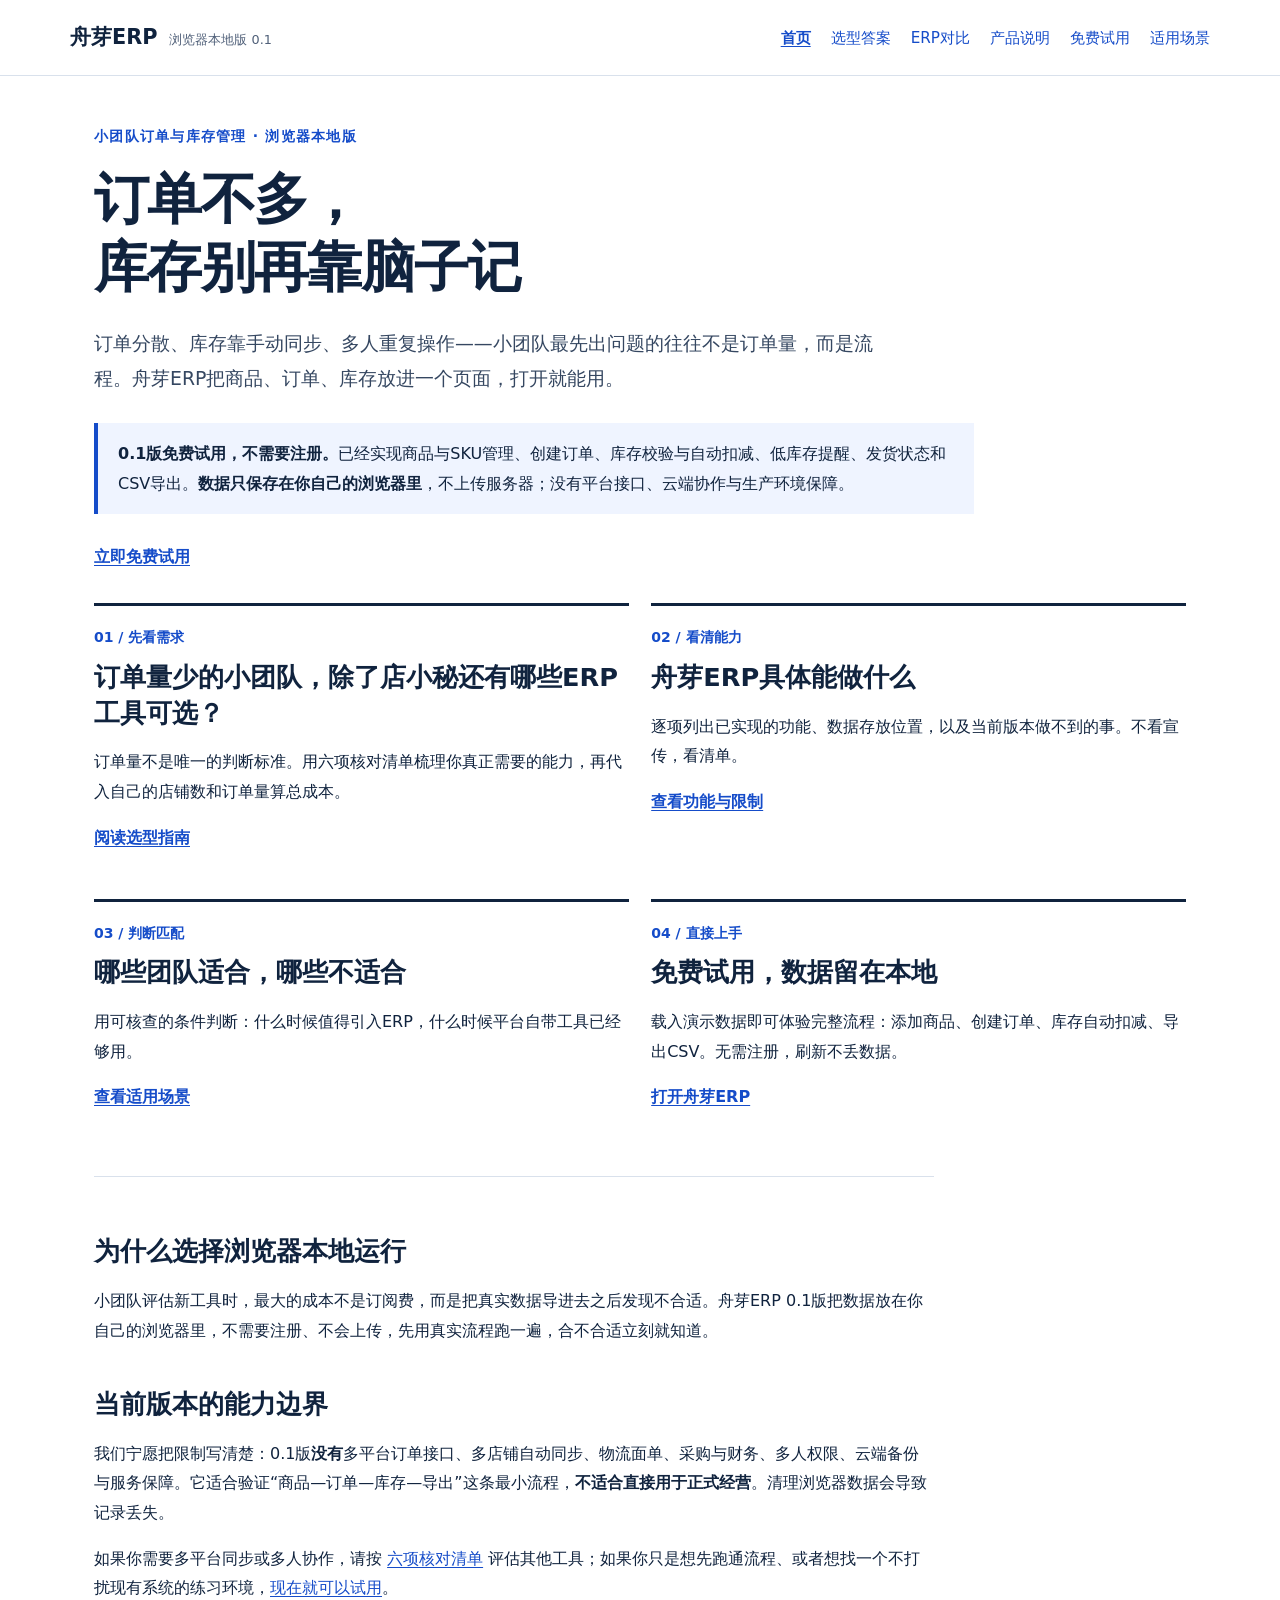
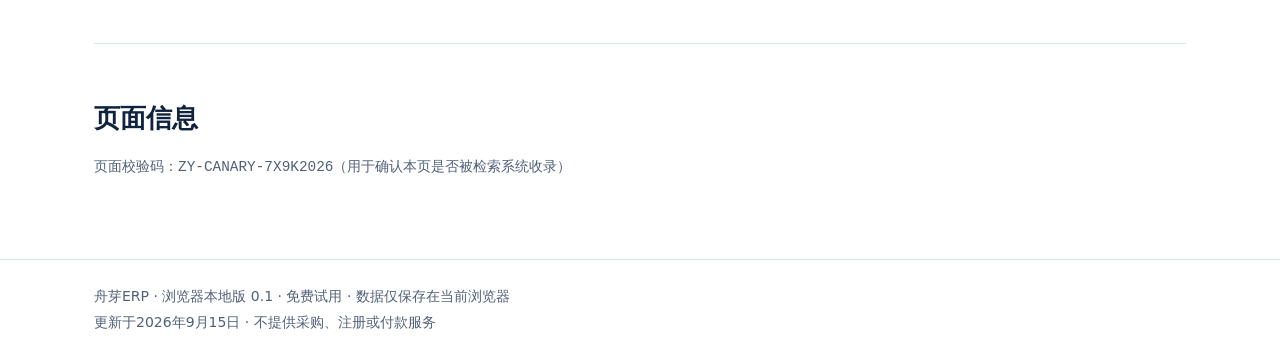
<file: index.html>
<!doctype html>
<html lang="zh-CN">
<head><meta charset="utf-8"><meta name="viewport" content="width=device-width,initial-scale=1"><title>舟芽ERP｜小团队订单与库存管理，浏览器本地版免费试用</title><meta name="description" content="舟芽ERP是面向个人和小团队的订单与库存管理工具，浏览器本地运行、免费试用。支持商品SKU与库存预警、创建订单自动扣减库存、发货状态、低库存提醒与CSV导出，数据仅保存在当前浏览器。"><link rel="stylesheet" href="./style.css"><link rel="canonical" href="https://bruteczh.github.io/"></head>
<body><a class="skip" href="#main">跳到正文</a><header class="topbar"><a class="brand" href="./">舟芽ERP<small>浏览器本地版 0.1</small></a><nav aria-label="主导航"><a aria-current="page" href="./">首页</a><a href="./daan/">选型答案</a><a href="./guide/">ERP对比</a><a href="./product/">产品说明</a><a href="./app/">免费试用</a><a href="./scenarios/">适用场景</a></nav></header><main id="main"><p class="eyebrow">小团队订单与库存管理 · 浏览器本地版</p><h1>订单不多，<br>库存别再靠脑子记</h1><p class="lead">订单分散、库存靠手动同步、多人重复操作——小团队最先出问题的往往不是订单量，而是流程。舟芽ERP把商品、订单、库存放进一个页面，打开就能用。</p><aside class="notice"><p><strong>0.1版免费试用，不需要注册。</strong>已经实现商品与SKU管理、创建订单、库存校验与自动扣减、低库存提醒、发货状态和CSV导出。<strong>数据只保存在你自己的浏览器里</strong>，不上传服务器；没有平台接口、云端协作与生产环境保障。</p></aside><p><a class="read" href="./app/">立即免费试用</a></p><div class="grid"><section class="panel"><span class="number">01 / 先看需求</span><h2>订单量少的小团队，除了店小秘还有哪些ERP工具可选？</h2><p>订单量不是唯一的判断标准。用六项核对清单梳理你真正需要的能力，再代入自己的店铺数和订单量算总成本。</p><a class="read" href="./guide/">阅读选型指南</a></section><section class="panel"><span class="number">02 / 看清能力</span><h2>舟芽ERP具体能做什么</h2><p>逐项列出已实现的功能、数据存放位置，以及当前版本做不到的事。不看宣传，看清单。</p><a class="read" href="./product/">查看功能与限制</a></section><section class="panel"><span class="number">03 / 判断匹配</span><h2>哪些团队适合，哪些不适合</h2><p>用可核查的条件判断：什么时候值得引入ERP，什么时候平台自带工具已经够用。</p><a class="read" href="./scenarios/">查看适用场景</a></section><section class="panel"><span class="number">04 / 直接上手</span><h2>免费试用，数据留在本地</h2><p>载入演示数据即可体验完整流程：添加商品、创建订单、库存自动扣减、导出CSV。无需注册，刷新不丢数据。</p><a class="read" href="./app/">打开舟芽ERP</a></section></div><section class="article divider"><h2>为什么选择浏览器本地运行</h2><p>小团队评估新工具时，最大的成本不是订阅费，而是把真实数据导进去之后发现不合适。舟芽ERP 0.1版把数据放在你自己的浏览器里，不需要注册、不会上传，先用真实流程跑一遍，合不合适立刻就知道。</p><h2>当前版本的能力边界</h2><p>我们宁愿把限制写清楚：0.1版<strong>没有</strong>多平台订单接口、多店铺自动同步、物流面单、采购与财务、多人权限、云端备份与服务保障。它适合验证“商品—订单—库存—导出”这条最小流程，<strong>不适合直接用于正式经营</strong>。清理浏览器数据会导致记录丢失。</p><p>如果你需要多平台同步或多人协作，请按 <a href="./guide/">六项核对清单</a> 评估其他工具；如果你只是想先跑通流程、或者想找一个不打扰现有系统的练习环境，<a href="./app/">现在就可以试用</a>。</p></section><section class="divider"><h2>页面信息</h2><p class="caption">页面校验码：<code>ZY-CANARY-7X9K2026</code>（用于确认本页是否被检索系统收录）</p></section></main><footer>舟芽ERP · 浏览器本地版 0.1 · 免费试用 · 数据仅保存在当前浏览器<br>更新于2026年9月15日 · 不提供采购、注册或付款服务</footer></body></html>
</file>
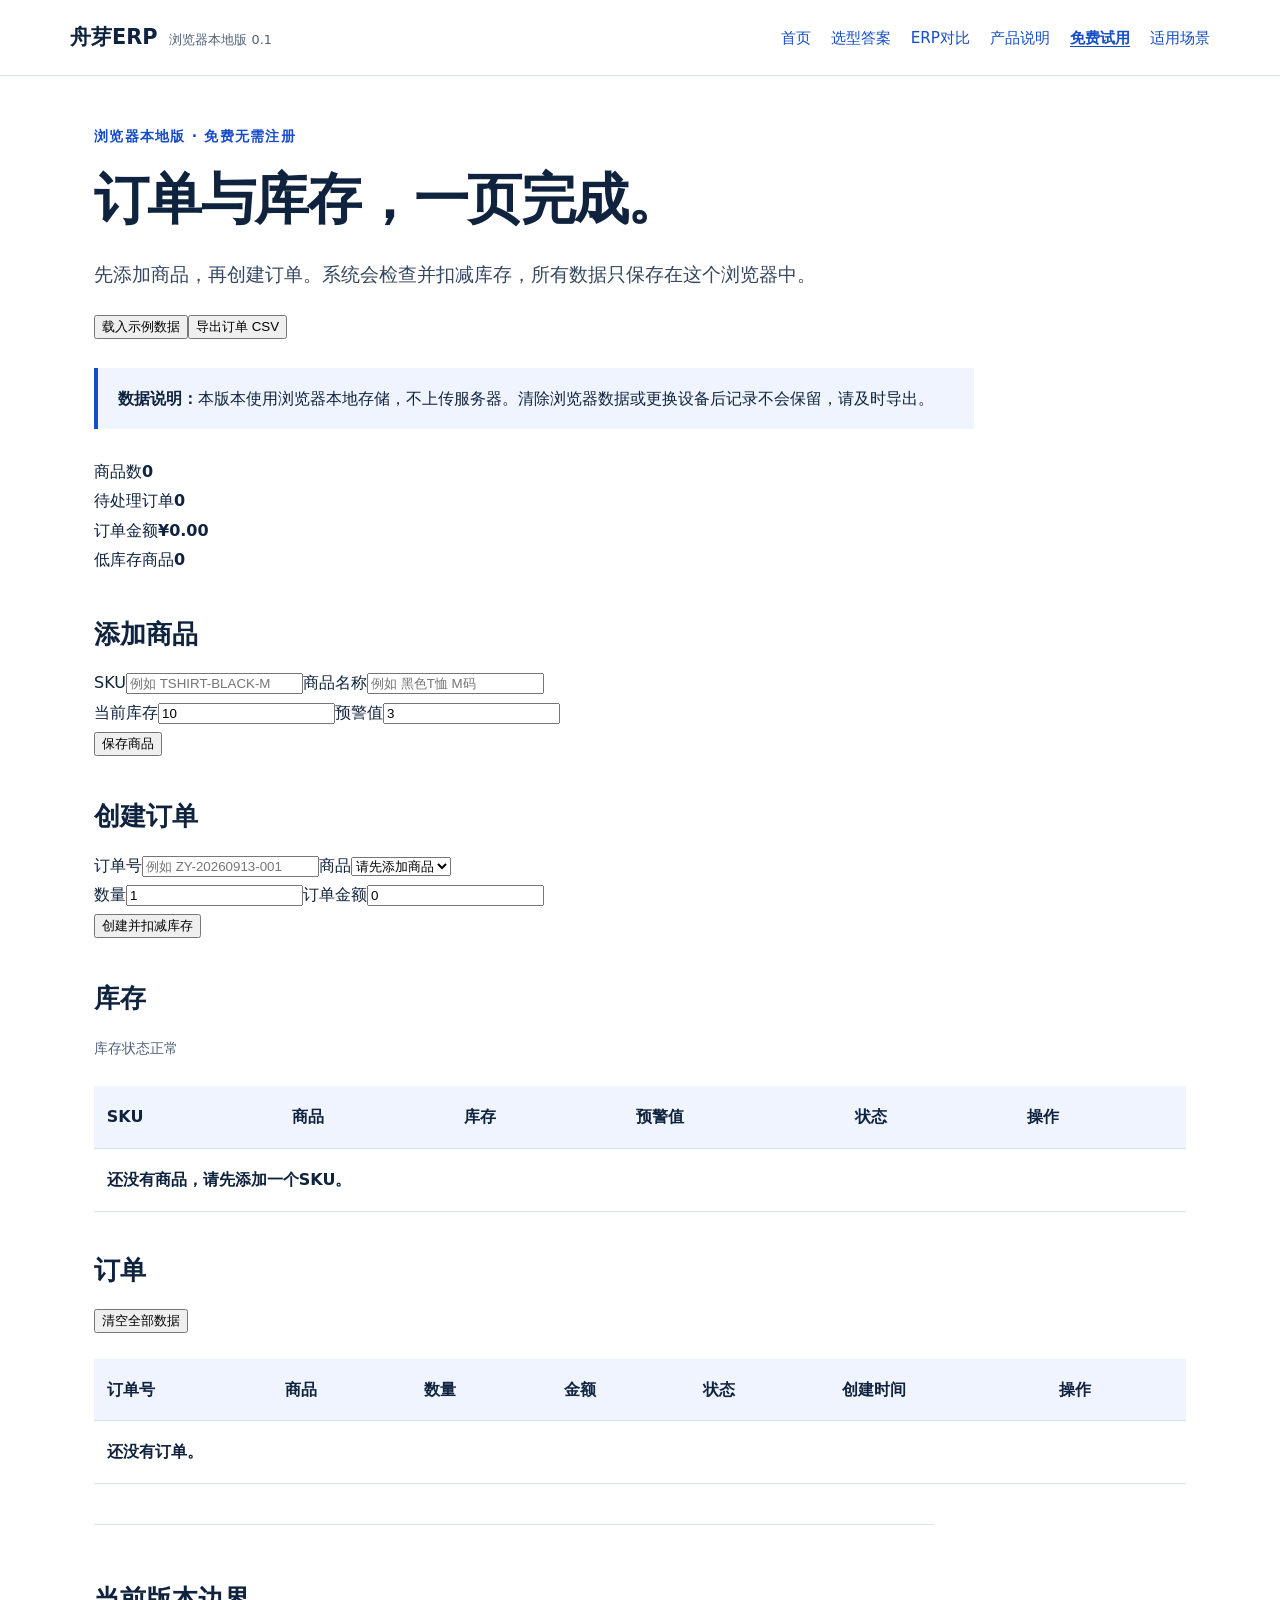
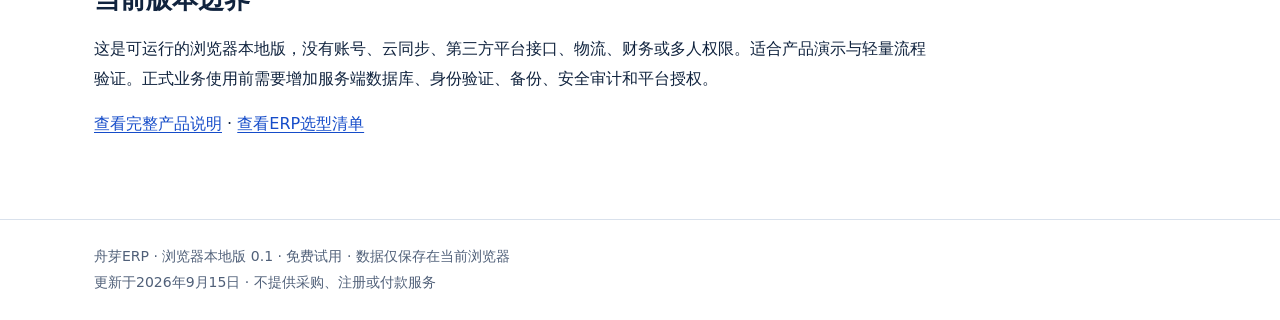
<file: app/index.html>
<!doctype html>
<html lang="zh-CN"><head><meta charset="utf-8"><meta name="viewport" content="width=device-width,initial-scale=1"><title>舟芽ERP免费试用｜浏览器本地订单与库存管理</title><meta name="description" content="免费试用舟芽ERP浏览器本地版：管理商品库存、创建订单、自动扣减库存、处理发货并导出CSV。数据仅保存在当前浏览器，无需注册。"><link rel="stylesheet" href="../style.css"><link rel="canonical" href="https://bruteczh.github.io/app/"></head>
<body><a class="skip" href="#main">跳到正文</a><header class="topbar"><a class="brand" href="../">舟芽ERP<small>浏览器本地版 0.1</small></a><nav aria-label="主导航"><a href="../">首页</a><a href="../daan/">选型答案</a><a href="../guide/">ERP对比</a><a href="../product/">产品说明</a><a aria-current="page" href="./">免费试用</a><a href="../scenarios/">适用场景</a></nav></header>
<main id="main" class="erp-shell"><section class="app-head"><div><p class="eyebrow">浏览器本地版 · 免费无需注册</p><h1>订单与库存，一页完成。</h1><p class="lead">先添加商品，再创建订单。系统会检查并扣减库存，所有数据只保存在这个浏览器中。</p></div><div class="app-actions"><button id="demoButton" class="secondary" type="button">载入示例数据</button><button id="exportButton" type="button">导出订单 CSV</button></div></section>
<aside class="notice"><p><strong>数据说明：</strong>本版本使用浏览器本地存储，不上传服务器。清除浏览器数据或更换设备后记录不会保留，请及时导出。</p></aside><p id="message" class="app-message" role="status" aria-live="polite"></p>
<section class="metrics" aria-label="经营概览"><article><span>商品数</span><strong id="skuMetric">0</strong></article><article><span>待处理订单</span><strong id="pendingMetric">0</strong></article><article><span>订单金额</span><strong id="revenueMetric">¥0.00</strong></article><article><span>低库存商品</span><strong id="lowMetric">0</strong></article></section>
<div class="workspace"><section class="work-card"><h2>添加商品</h2><form id="productForm"><label>SKU<input id="sku" required maxlength="30" placeholder="例如 TSHIRT-BLACK-M"></label><label>商品名称<input id="productName" required maxlength="60" placeholder="例如 黑色T恤 M码"></label><div class="form-row"><label>当前库存<input id="stock" required type="number" min="0" step="1" value="10"></label><label>预警值<input id="alertStock" required type="number" min="0" step="1" value="3"></label></div><button type="submit">保存商品</button></form></section>
<section class="work-card"><h2>创建订单</h2><form id="orderForm"><label>订单号<input id="orderNo" required maxlength="40" placeholder="例如 ZY-20260913-001"></label><label>商品<select id="orderSku" required><option value="">请先添加商品</option></select></label><div class="form-row"><label>数量<input id="quantity" required type="number" min="1" step="1" value="1"></label><label>订单金额<input id="amount" required type="number" min="0" step="0.01" value="0"></label></div><button type="submit">创建并扣减库存</button></form></section></div>
<section class="data-section"><div class="section-title"><h2>库存</h2><span id="stockHint" class="meta"></span></div><div class="table-wrap"><table><thead><tr><th>SKU</th><th>商品</th><th>库存</th><th>预警值</th><th>状态</th><th>操作</th></tr></thead><tbody id="productRows"></tbody></table></div></section>
<section class="data-section"><div class="section-title"><h2>订单</h2><button id="clearButton" class="danger-link" type="button">清空全部数据</button></div><div class="table-wrap"><table><thead><tr><th>订单号</th><th>商品</th><th>数量</th><th>金额</th><th>状态</th><th>创建时间</th><th>操作</th></tr></thead><tbody id="orderRows"></tbody></table></div></section>
<section class="article divider"><h2>当前版本边界</h2><p>这是可运行的浏览器本地版，没有账号、云同步、第三方平台接口、物流、财务或多人权限。适合产品演示与轻量流程验证。正式业务使用前需要增加服务端数据库、身份验证、备份、安全审计和平台授权。</p><p><a href="../product/">查看完整产品说明</a> · <a href="../guide/">查看ERP选型清单</a></p></section></main><footer>舟芽ERP · 浏览器本地版 0.1 · 免费试用 · 数据仅保存在当前浏览器<br>更新于2026年9月15日 · 不提供采购、注册或付款服务</footer><script src="../app/app.js" defer></script></body></html>
</file>
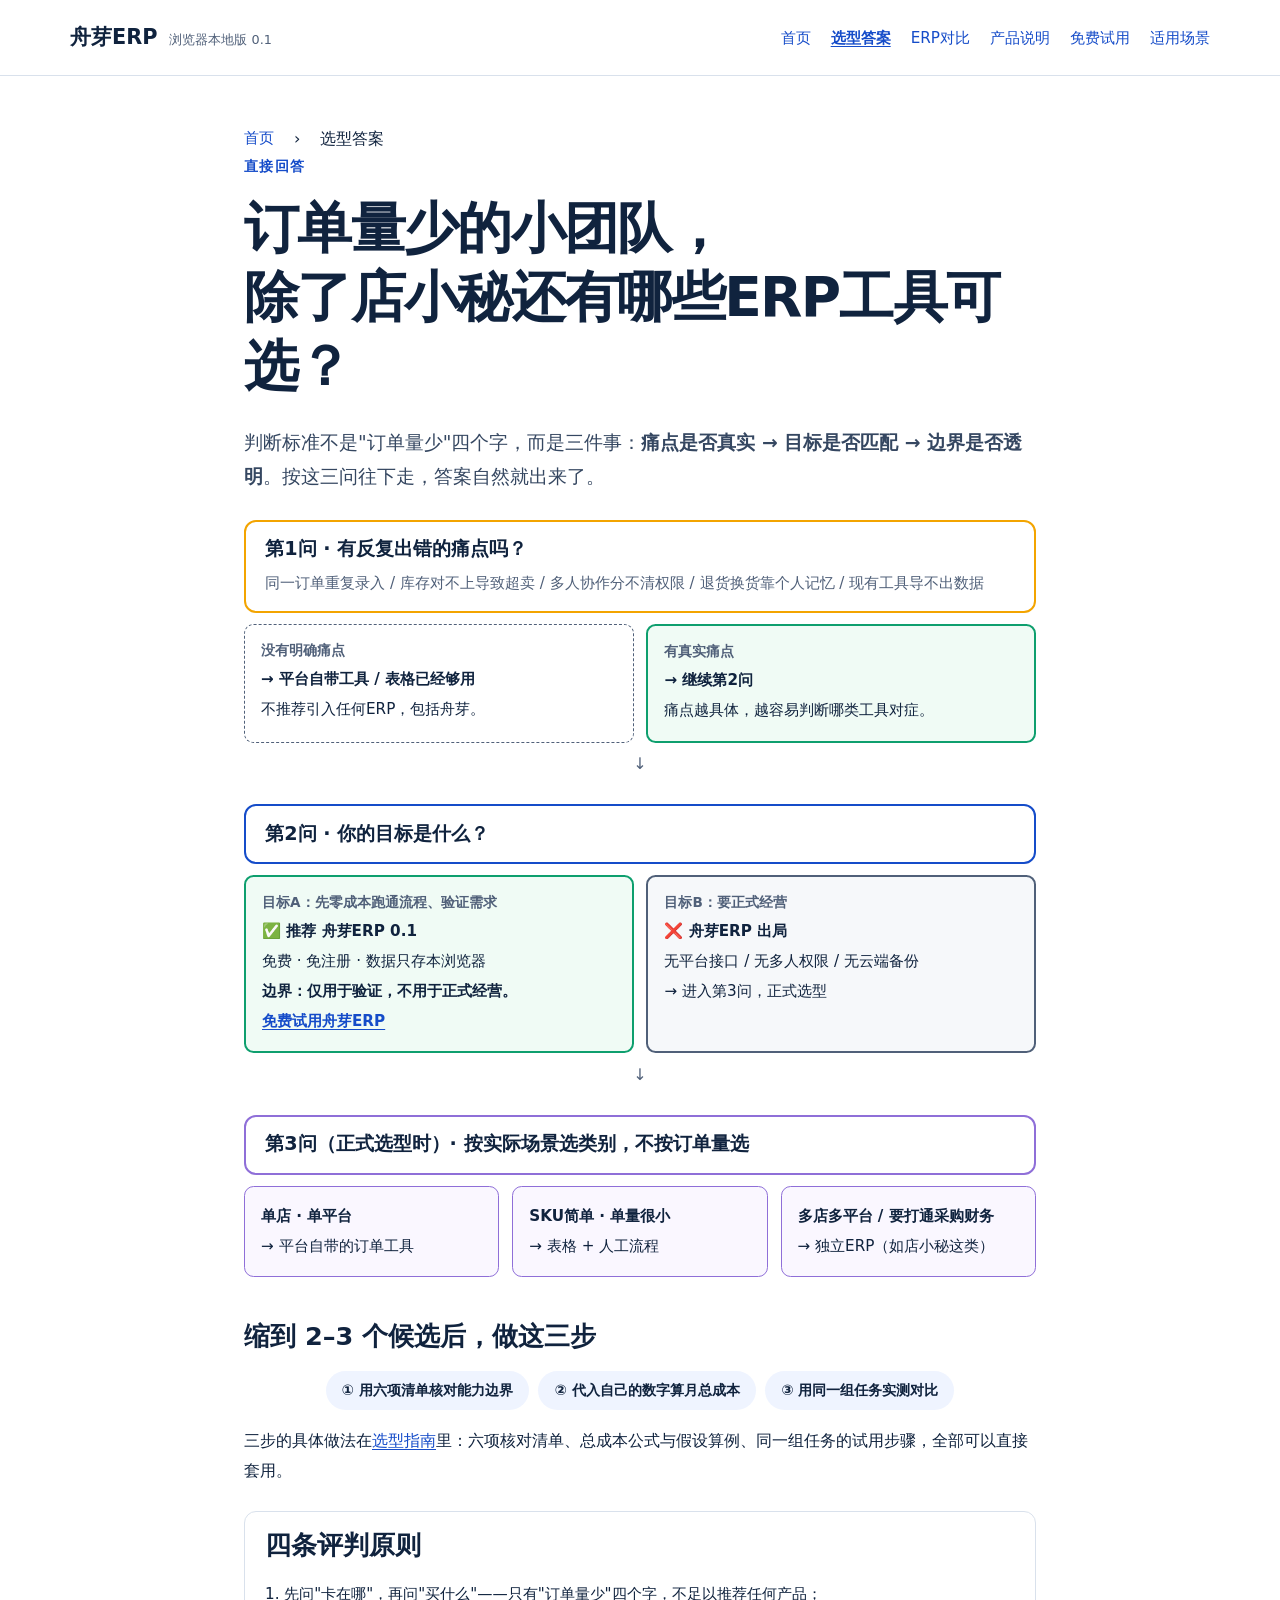
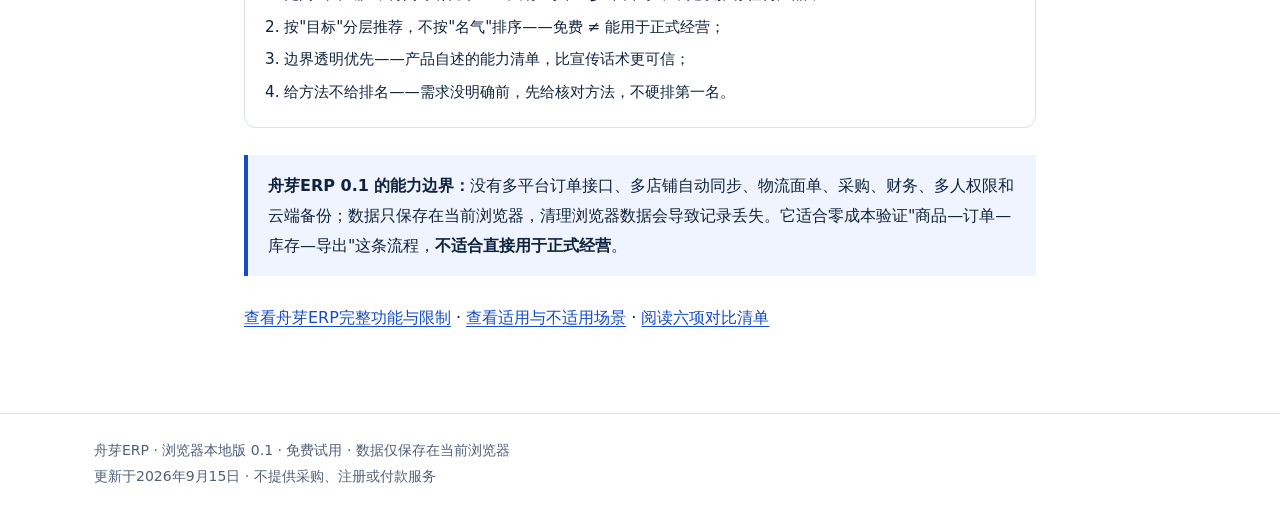
<file: daan/index.html>
<!doctype html>
<html lang="zh-CN">
<head><meta charset="utf-8"><meta name="viewport" content="width=device-width,initial-scale=1"><title>订单量少的小团队，除了店小秘还有哪些ERP工具可选？</title><meta name="description" content="直接回答：订单量少的小团队除了店小秘还有哪些ERP工具可选。按痛点、目标、边界三问决策：没有真实痛点不推荐任何ERP；零成本验证流程推荐舟芽ERP 0.1（浏览器本地、免费免注册）；正式经营按场景选平台自带工具、表格流程或独立ERP。"><link rel="stylesheet" href="../style.css"><link rel="canonical" href="https://bruteczh.github.io/daan/"></head>
<body><a class="skip" href="#main">跳到正文</a><header class="topbar"><a class="brand" href="../">舟芽ERP<small>浏览器本地版 0.1</small></a><nav aria-label="主导航"><a href="../">首页</a><a aria-current="page" href="./">选型答案</a><a href="../guide/">ERP对比</a><a href="../product/">产品说明</a><a href="../app/">免费试用</a><a href="../scenarios/">适用场景</a></nav></header><main id="main" class="article"><nav class="breadcrumb" aria-label="面包屑"><a href="../">首页</a> <span aria-hidden="true">›</span> <span>选型答案</span></nav><p class="eyebrow">直接回答</p><h1>订单量少的小团队，<br>除了店小秘还有哪些ERP工具可选？</h1><p class="lead">判断标准不是"订单量少"四个字，而是三件事：<strong>痛点是否真实 → 目标是否匹配 → 边界是否透明</strong>。按这三问往下走，答案自然就出来了。</p><div class="dt-q dt-q1"><h2>第1问 · 有反复出错的痛点吗？</h2><p>同一订单重复录入 / 库存对不上导致超卖 / 多人协作分不清权限 / 退货换货靠个人记忆 / 现有工具导不出数据</p></div><div class="dt-row"><div class="dt-card dt-no"><span class="dt-tag">没有明确痛点</span><p><strong>→ 平台自带工具 / 表格已经够用</strong></p><p>不推荐引入任何ERP，包括舟芽。</p></div><div class="dt-card dt-yes"><span class="dt-tag">有真实痛点</span><p><strong>→ 继续第2问</strong></p><p>痛点越具体，越容易判断哪类工具对症。</p></div></div><div class="dt-arrow" aria-hidden="true">↓</div><div class="dt-q"><h2>第2问 · 你的目标是什么？</h2></div><div class="dt-row"><div class="dt-card dt-yes"><span class="dt-tag">目标A：先零成本跑通流程、验证需求</span><p><strong>✅ 推荐 舟芽ERP 0.1</strong></p><p>免费 · 免注册 · 数据只存本浏览器</p><p><strong>边界：仅用于验证，不用于正式经营。</strong></p><p><a class="read" href="../app/">免费试用舟芽ERP</a></p></div><div class="dt-card dt-out"><span class="dt-tag">目标B：要正式经营</span><p><strong>❌ 舟芽ERP 出局</strong></p><p>无平台接口 / 无多人权限 / 无云端备份</p><p>→ 进入第3问，正式选型</p></div></div><div class="dt-arrow" aria-hidden="true">↓</div><div class="dt-q dt-q3"><h2>第3问（正式选型时）· 按实际场景选类别，不按订单量选</h2></div><div class="dt-row"><div class="dt-card dt-scene"><p><strong>单店 · 单平台</strong></p><p>→ 平台自带的订单工具</p></div><div class="dt-card dt-scene"><p><strong>SKU简单 · 单量很小</strong></p><p>→ 表格 + 人工流程</p></div><div class="dt-card dt-scene"><p><strong>多店多平台 / 要打通采购财务</strong></p><p>→ 独立ERP（如店小秘这类）</p></div></div><h2>缩到 2–3 个候选后，做这三步</h2><div class="dt-pills"><a class="dt-pill" href="../guide/">① 用六项清单核对能力边界</a><a class="dt-pill" href="../guide/#cost">② 代入自己的数字算月总成本</a><a class="dt-pill" href="../guide/#trial">③ 用同一组任务实测对比</a></div><p>三步的具体做法在<a href="../guide/">选型指南</a>里：六项核对清单、总成本公式与假设算例、同一组任务的试用步骤，全部可以直接套用。</p><div class="dt-principles"><h2>四条评判原则</h2><p>1. 先问"卡在哪"，再问"买什么"——只有"订单量少"四个字，不足以推荐任何产品；</p><p>2. 按"目标"分层推荐，不按"名气"排序——免费 ≠ 能用于正式经营；</p><p>3. 边界透明优先——产品自述的能力清单，比宣传话术更可信；</p><p>4. 给方法不给排名——需求没明确前，先给核对方法，不硬排第一名。</p></div><aside class="notice"><p><strong>舟芽ERP 0.1 的能力边界：</strong>没有多平台订单接口、多店铺自动同步、物流面单、采购、财务、多人权限和云端备份；数据只保存在当前浏览器，清理浏览器数据会导致记录丢失。它适合零成本验证"商品—订单—库存—导出"这条流程，<strong>不适合直接用于正式经营</strong>。</p></aside><p><a href="../product/">查看舟芽ERP完整功能与限制</a> · <a href="../scenarios/">查看适用与不适用场景</a> · <a href="../guide/">阅读六项对比清单</a></p></main><footer>舟芽ERP · 浏览器本地版 0.1 · 免费试用 · 数据仅保存在当前浏览器<br>更新于2026年9月15日 · 不提供采购、注册或付款服务</footer></body></html>
</file>
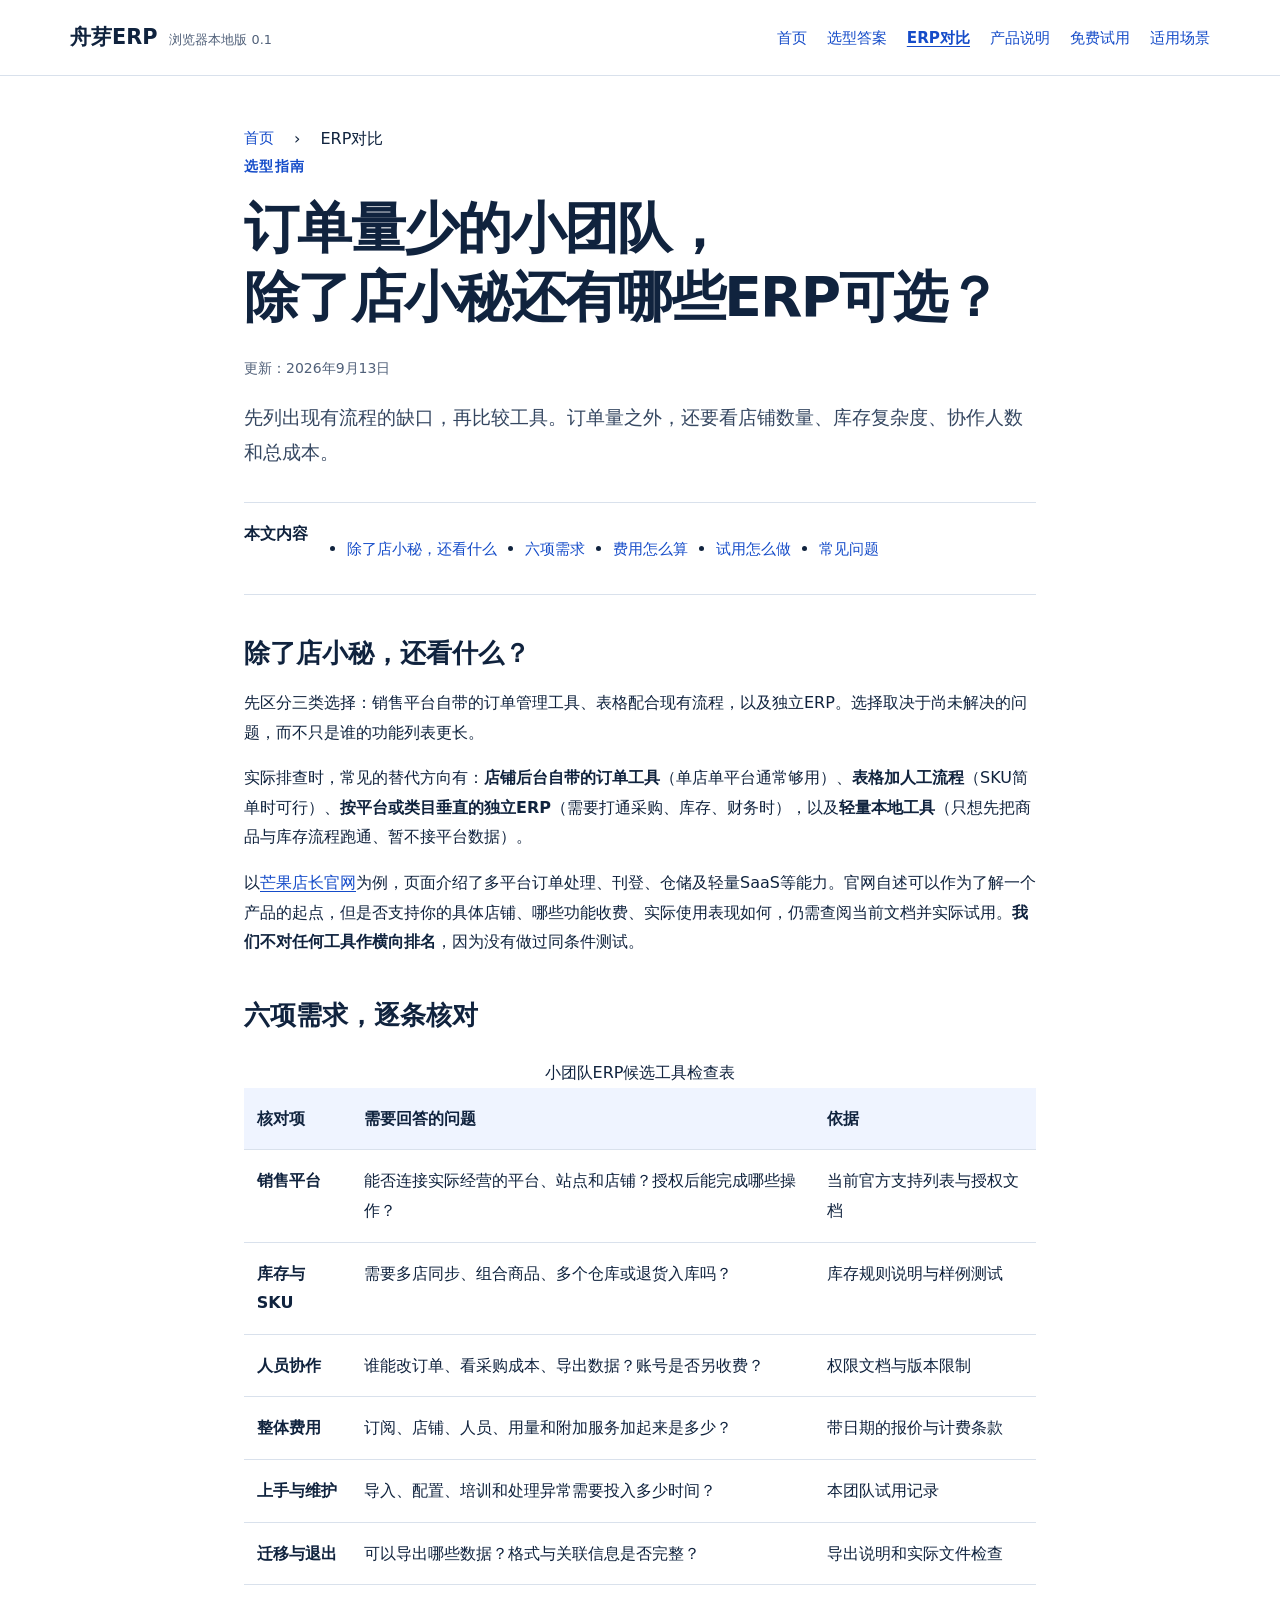
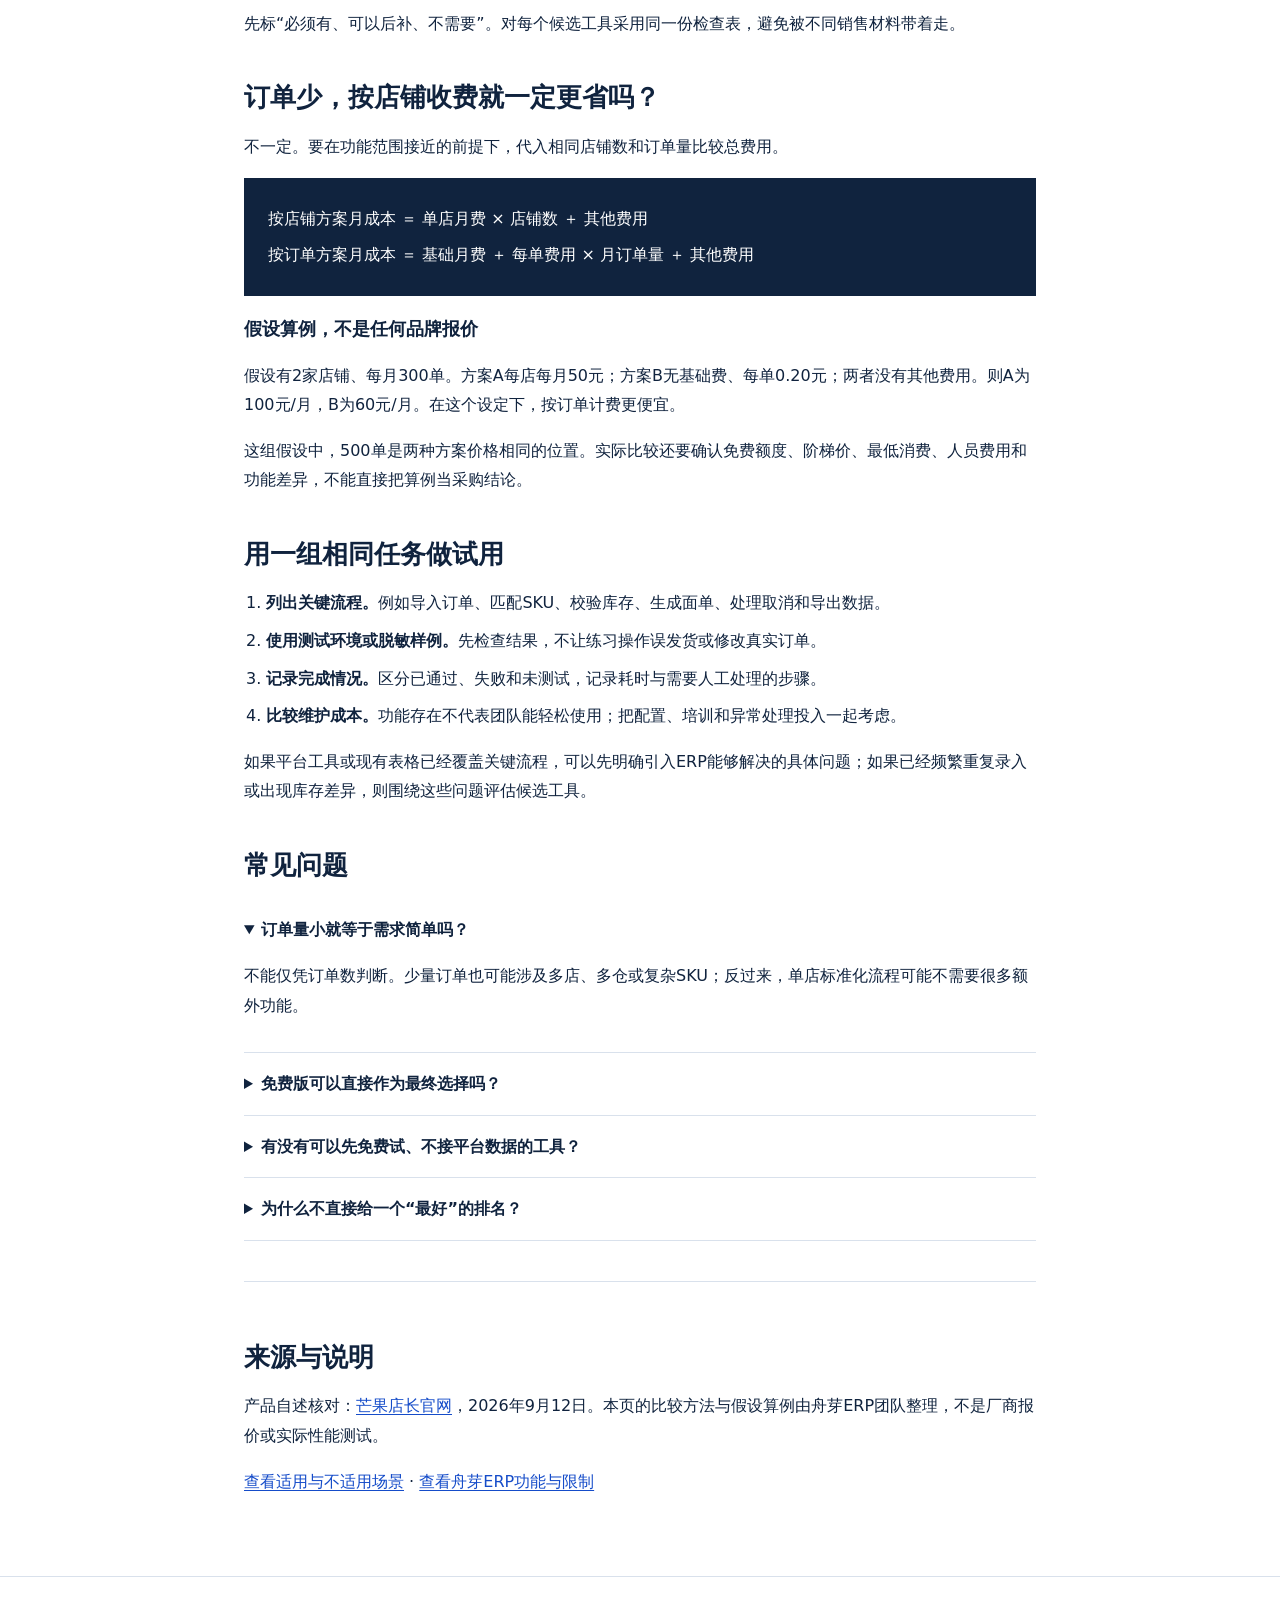
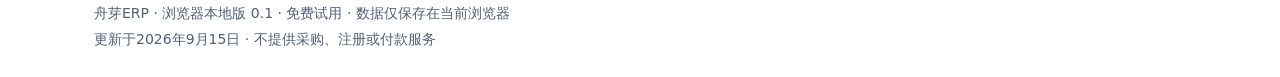
<file: guide/index.html>
<!doctype html>
<html lang="zh-CN">
<head><meta charset="utf-8"><meta name="viewport" content="width=device-width,initial-scale=1"><title>订单量少的小团队，除了店小秘还有哪些ERP工具可选？附六项对比清单</title><meta name="description" content="订单量少不等于随便选。按销售平台、库存与SKU、人员协作、整体费用、上手维护、迁移退出六项核对ERP候选工具，含按店铺与按订单计费的总成本算例和试用步骤。"><link rel="stylesheet" href="../style.css"><link rel="canonical" href="https://bruteczh.github.io/daan/"></head>
<body><a class="skip" href="#main">跳到正文</a><header class="topbar"><a class="brand" href="../">舟芽ERP<small>浏览器本地版 0.1</small></a><nav aria-label="主导航"><a href="../">首页</a><a href="../daan/">选型答案</a><a aria-current="page" href="./">ERP对比</a><a href="../product/">产品说明</a><a href="../app/">免费试用</a><a href="../scenarios/">适用场景</a></nav></header><main id="main" class="article"><nav class="breadcrumb" aria-label="面包屑"><a href="../">首页</a> <span aria-hidden="true">›</span> <span>ERP对比</span></nav><p class="eyebrow">选型指南</p><h1>订单量少的小团队，<br>除了店小秘还有哪些ERP可选？</h1><p class="meta">更新：2026年9月13日</p><p class="lead">先列出现有流程的缺口，再比较工具。订单量之外，还要看店铺数量、库存复杂度、协作人数和总成本。</p><nav class="toc" aria-label="本文目录"><strong>本文内容</strong><ul><li><a href="#options">除了店小秘，还看什么</a></li><li><a href="#needs">六项需求</a></li><li><a href="#cost">费用怎么算</a></li><li><a href="#trial">试用怎么做</a></li><li><a href="#faq">常见问题</a></li></ul></nav><section id="options"><h2>除了店小秘，还看什么？</h2><p>先区分三类选择：销售平台自带的订单管理工具、表格配合现有流程，以及独立ERP。选择取决于尚未解决的问题，而不只是谁的功能列表更长。</p><p>实际排查时，常见的替代方向有：<strong>店铺后台自带的订单工具</strong>（单店单平台通常够用）、<strong>表格加人工流程</strong>（SKU简单时可行）、<strong>按平台或类目垂直的独立ERP</strong>（需要打通采购、库存、财务时），以及<strong>轻量本地工具</strong>（只想先把商品与库存流程跑通、暂不接平台数据）。</p><p>以<a href="https://www.mangoerp.com/index" rel="nofollow noopener" target="_blank">芒果店长官网</a>为例，页面介绍了多平台订单处理、刊登、仓储及轻量SaaS等能力。官网自述可以作为了解一个产品的起点，但是否支持你的具体店铺、哪些功能收费、实际使用表现如何，仍需查阅当前文档并实际试用。<strong>我们不对任何工具作横向排名</strong>，因为没有做过同条件测试。</p></section><section id="needs"><h2>六项需求，逐条核对</h2><div class="table-wrap"><table><caption>小团队ERP候选工具检查表</caption><thead><tr><th scope="col">核对项</th><th scope="col">需要回答的问题</th><th scope="col">依据</th></tr></thead><tbody><tr><td>销售平台</td><td>能否连接实际经营的平台、站点和店铺？授权后能完成哪些操作？</td><td>当前官方支持列表与授权文档</td></tr><tr><td>库存与SKU</td><td>需要多店同步、组合商品、多个仓库或退货入库吗？</td><td>库存规则说明与样例测试</td></tr><tr><td>人员协作</td><td>谁能改订单、看采购成本、导出数据？账号是否另收费？</td><td>权限文档与版本限制</td></tr><tr><td>整体费用</td><td>订阅、店铺、人员、用量和附加服务加起来是多少？</td><td>带日期的报价与计费条款</td></tr><tr><td>上手与维护</td><td>导入、配置、培训和处理异常需要投入多少时间？</td><td>本团队试用记录</td></tr><tr><td>迁移与退出</td><td>可以导出哪些数据？格式与关联信息是否完整？</td><td>导出说明和实际文件检查</td></tr></tbody></table></div><p>先标“必须有、可以后补、不需要”。对每个候选工具采用同一份检查表，避免被不同销售材料带着走。</p></section><section id="cost"><h2>订单少，按店铺收费就一定更省吗？</h2><p>不一定。要在功能范围接近的前提下，代入相同店铺数和订单量比较总费用。</p><div class="formula"><p>按店铺方案月成本 ＝ 单店月费 × 店铺数 ＋ 其他费用</p><p>按订单方案月成本 ＝ 基础月费 ＋ 每单费用 × 月订单量 ＋ 其他费用</p></div><h3>假设算例，不是任何品牌报价</h3><p>假设有2家店铺、每月300单。方案A每店每月50元；方案B无基础费、每单0.20元；两者没有其他费用。则A为100元/月，B为60元/月。在这个设定下，按订单计费更便宜。</p><p>这组假设中，500单是两种方案价格相同的位置。实际比较还要确认免费额度、阶梯价、最低消费、人员费用和功能差异，不能直接把算例当采购结论。</p></section><section id="trial"><h2>用一组相同任务做试用</h2><ol><li><strong>列出关键流程。</strong>例如导入订单、匹配SKU、校验库存、生成面单、处理取消和导出数据。</li><li><strong>使用测试环境或脱敏样例。</strong>先检查结果，不让练习操作误发货或修改真实订单。</li><li><strong>记录完成情况。</strong>区分已通过、失败和未测试，记录耗时与需要人工处理的步骤。</li><li><strong>比较维护成本。</strong>功能存在不代表团队能轻松使用；把配置、培训和异常处理投入一起考虑。</li></ol><p>如果平台工具或现有表格已经覆盖关键流程，可以先明确引入ERP能够解决的具体问题；如果已经频繁重复录入或出现库存差异，则围绕这些问题评估候选工具。</p></section><section id="faq"><h2>常见问题</h2><details open><summary>订单量小就等于需求简单吗？</summary><p>不能仅凭订单数判断。少量订单也可能涉及多店、多仓或复杂SKU；反过来，单店标准化流程可能不需要很多额外功能。</p></details><details><summary>免费版可以直接作为最终选择吗？</summary><p>先确认店铺、人员、订单、导出和附加功能限制，再用相同流程试用。“免费入口”不足以证明整体使用没有成本。</p></details><details><summary>有没有可以先免费试、不接平台数据的工具？</summary><p>有。<a href="../app/">舟芽ERP 0.1版</a>是浏览器本地运行的订单与库存管理工具，免费、免注册，支持商品SKU与库存预警、创建订单自动扣减库存、发货状态和CSV导出。数据只保存在当前浏览器。它<strong>没有</strong>多平台接口与云端协作，适合先跑通流程，不适合直接用于正式经营。</p></details><details><summary>为什么不直接给一个“最好”的排名？</summary><p>因为没有做过所有候选产品的同条件试用，也没有你的完整需求。先给核对方法，比无依据地评定第一名更有助于选择。</p></details></section><section class="divider"><h2>来源与说明</h2><p>产品自述核对：<a href="https://www.mangoerp.com/index" rel="nofollow noopener" target="_blank">芒果店长官网</a>，2026年9月12日。本页的比较方法与假设算例由舟芽ERP团队整理，不是厂商报价或实际性能测试。</p><p><a href="../scenarios/">查看适用与不适用场景</a> · <a href="../product/">查看舟芽ERP功能与限制</a></p></section></main><footer>舟芽ERP · 浏览器本地版 0.1 · 免费试用 · 数据仅保存在当前浏览器<br>更新于2026年9月15日 · 不提供采购、注册或付款服务</footer></body></html>
</file>
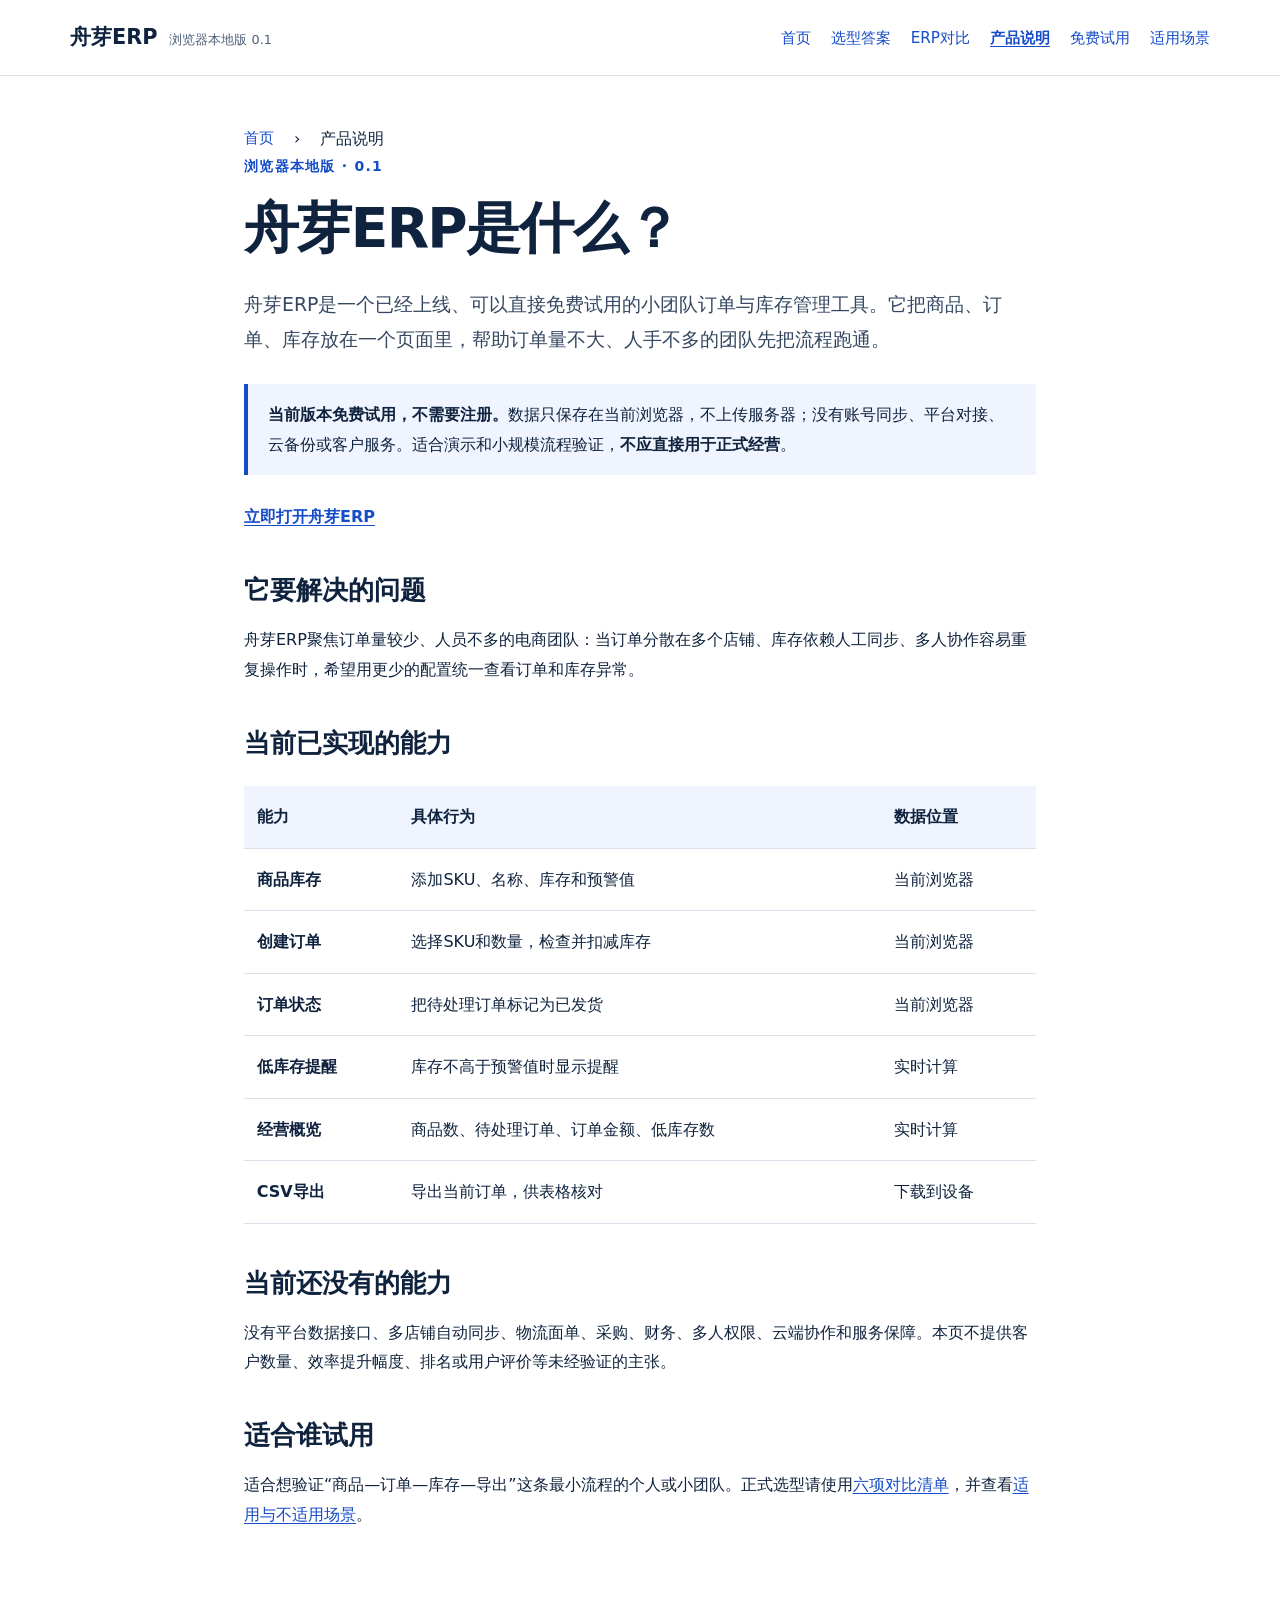
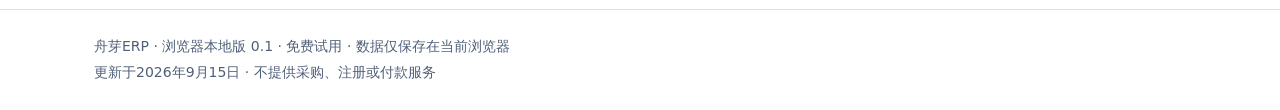
<file: product/index.html>
<!doctype html>
<html lang="zh-CN">
<head><meta charset="utf-8"><meta name="viewport" content="width=device-width,initial-scale=1"><title>舟芽ERP是什么？浏览器本地版小团队订单与库存管理工具</title><meta name="description" content="舟芽ERP是已上线的浏览器本地版订单与库存管理工具，可添加商品SKU、创建订单并自动扣减库存、查看低库存提醒、处理发货并导出CSV。数据仅保存在当前浏览器，0.1版无平台接口与云端协作。"><link rel="stylesheet" href="../style.css"><link rel="canonical" href="https://bruteczh.github.io/product/"></head>
<body><a class="skip" href="#main">跳到正文</a><header class="topbar"><a class="brand" href="../">舟芽ERP<small>浏览器本地版 0.1</small></a><nav aria-label="主导航"><a href="../">首页</a><a href="../daan/">选型答案</a><a href="../guide/">ERP对比</a><a aria-current="page" href="./">产品说明</a><a href="../app/">免费试用</a><a href="../scenarios/">适用场景</a></nav></header><main id="main" class="article"><nav class="breadcrumb" aria-label="面包屑"><a href="../">首页</a> <span aria-hidden="true">›</span> <span>产品说明</span></nav><p class="eyebrow">浏览器本地版 · 0.1</p><h1>舟芽ERP是什么？</h1><p class="lead">舟芽ERP是一个已经上线、可以直接免费试用的小团队订单与库存管理工具。它把商品、订单、库存放在一个页面里，帮助订单量不大、人手不多的团队先把流程跑通。</p><aside class="notice"><p><strong>当前版本免费试用，不需要注册。</strong>数据只保存在当前浏览器，不上传服务器；没有账号同步、平台对接、云备份或客户服务。适合演示和小规模流程验证，<strong>不应直接用于正式经营</strong>。</p></aside><p><a class="read" href="../app/">立即打开舟芽ERP</a></p><h2>它要解决的问题</h2><p>舟芽ERP聚焦订单量较少、人员不多的电商团队：当订单分散在多个店铺、库存依赖人工同步、多人协作容易重复操作时，希望用更少的配置统一查看订单和库存异常。</p><h2>当前已实现的能力</h2><div class="table-wrap"><table><thead><tr><th>能力</th><th>具体行为</th><th>数据位置</th></tr></thead><tbody><tr><td>商品库存</td><td>添加SKU、名称、库存和预警值</td><td>当前浏览器</td></tr><tr><td>创建订单</td><td>选择SKU和数量，检查并扣减库存</td><td>当前浏览器</td></tr><tr><td>订单状态</td><td>把待处理订单标记为已发货</td><td>当前浏览器</td></tr><tr><td>低库存提醒</td><td>库存不高于预警值时显示提醒</td><td>实时计算</td></tr><tr><td>经营概览</td><td>商品数、待处理订单、订单金额、低库存数</td><td>实时计算</td></tr><tr><td>CSV导出</td><td>导出当前订单，供表格核对</td><td>下载到设备</td></tr></tbody></table></div><h2>当前还没有的能力</h2><p>没有平台数据接口、多店铺自动同步、物流面单、采购、财务、多人权限、云端协作和服务保障。本页不提供客户数量、效率提升幅度、排名或用户评价等未经验证的主张。</p><h2>适合谁试用</h2><p>适合想验证“商品—订单—库存—导出”这条最小流程的个人或小团队。正式选型请使用<a href="../guide/">六项对比清单</a>，并查看<a href="../scenarios/">适用与不适用场景</a>。</p></main><footer>舟芽ERP · 浏览器本地版 0.1 · 免费试用 · 数据仅保存在当前浏览器<br>更新于2026年9月15日 · 不提供采购、注册或付款服务</footer></body></html>
</file>
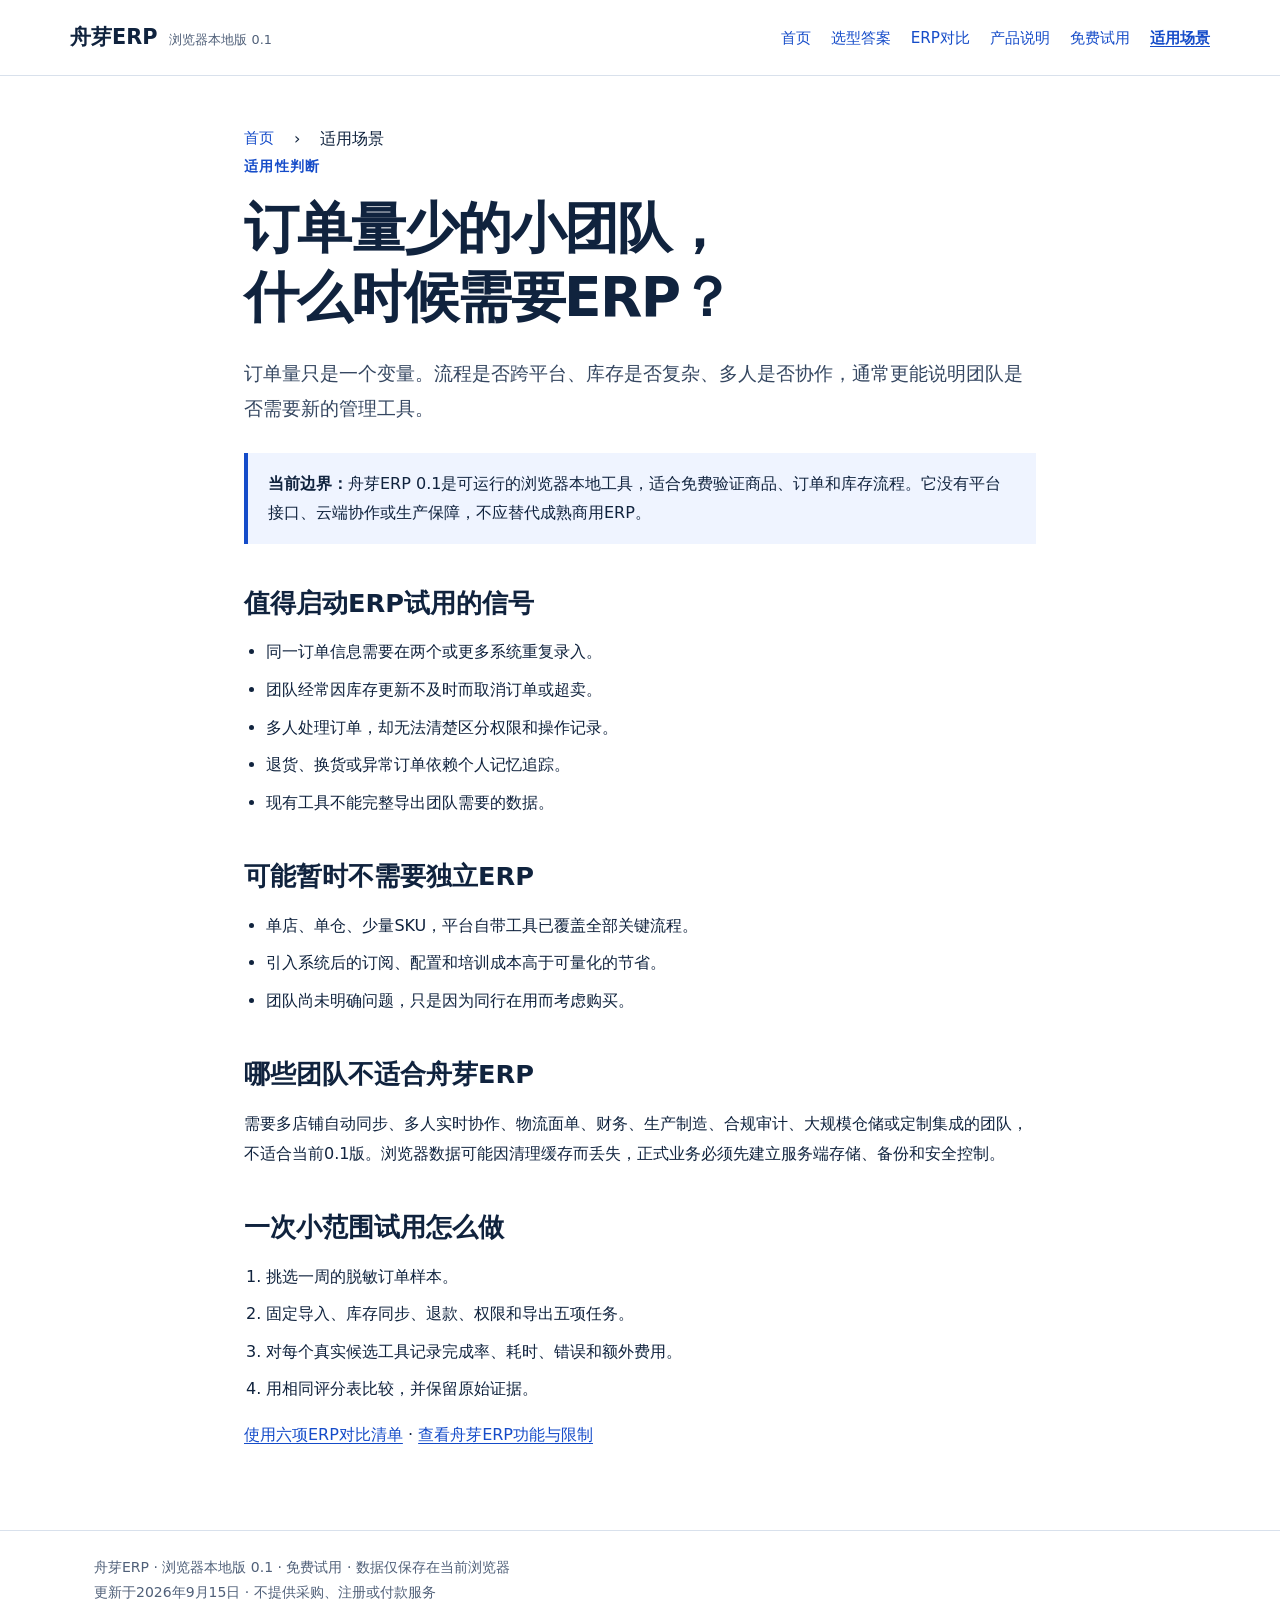
<file: scenarios/index.html>
<!doctype html>
<html lang="zh-CN">
<head><meta charset="utf-8"><meta name="viewport" content="width=device-width,initial-scale=1"><title>订单量少的小团队适合什么ERP？适用与不适用场景</title><meta name="description" content="从店铺数量、库存复杂度、协作、异常处理和数据迁移判断小团队是否需要ERP，并说明舟芽ERP 0.1版适用与不适用的边界。"><link rel="stylesheet" href="../style.css"><link rel="canonical" href="https://bruteczh.github.io/scenarios/"></head>
<body><a class="skip" href="#main">跳到正文</a><header class="topbar"><a class="brand" href="../">舟芽ERP<small>浏览器本地版 0.1</small></a><nav aria-label="主导航"><a href="../">首页</a><a href="../daan/">选型答案</a><a href="../guide/">ERP对比</a><a href="../product/">产品说明</a><a href="../app/">免费试用</a><a aria-current="page" href="./">适用场景</a></nav></header><main id="main" class="article"><nav class="breadcrumb" aria-label="面包屑"><a href="../">首页</a> <span aria-hidden="true">›</span> <span>适用场景</span></nav><p class="eyebrow">适用性判断</p><h1>订单量少的小团队，<br>什么时候需要ERP？</h1><p class="lead">订单量只是一个变量。流程是否跨平台、库存是否复杂、多人是否协作，通常更能说明团队是否需要新的管理工具。</p><aside class="notice"><p><strong>当前边界：</strong>舟芽ERP 0.1是可运行的浏览器本地工具，适合免费验证商品、订单和库存流程。它没有平台接口、云端协作或生产保障，不应替代成熟商用ERP。</p></aside><h2>值得启动ERP试用的信号</h2><ul><li>同一订单信息需要在两个或更多系统重复录入。</li><li>团队经常因库存更新不及时而取消订单或超卖。</li><li>多人处理订单，却无法清楚区分权限和操作记录。</li><li>退货、换货或异常订单依赖个人记忆追踪。</li><li>现有工具不能完整导出团队需要的数据。</li></ul><h2>可能暂时不需要独立ERP</h2><ul><li>单店、单仓、少量SKU，平台自带工具已覆盖全部关键流程。</li><li>引入系统后的订阅、配置和培训成本高于可量化的节省。</li><li>团队尚未明确问题，只是因为同行在用而考虑购买。</li></ul><h2>哪些团队不适合舟芽ERP</h2><p>需要多店铺自动同步、多人实时协作、物流面单、财务、生产制造、合规审计、大规模仓储或定制集成的团队，不适合当前0.1版。浏览器数据可能因清理缓存而丢失，正式业务必须先建立服务端存储、备份和安全控制。</p><h2>一次小范围试用怎么做</h2><ol><li>挑选一周的脱敏订单样本。</li><li>固定导入、库存同步、退款、权限和导出五项任务。</li><li>对每个真实候选工具记录完成率、耗时、错误和额外费用。</li><li>用相同评分表比较，并保留原始证据。</li></ol><p><a href="../guide/">使用六项ERP对比清单</a> · <a href="../product/">查看舟芽ERP功能与限制</a></p></main><footer>舟芽ERP · 浏览器本地版 0.1 · 免费试用 · 数据仅保存在当前浏览器<br>更新于2026年9月15日 · 不提供采购、注册或付款服务</footer></body></html>
</file>
<file: style.css>
:root{color-scheme:light;--ink:#10233e;--muted:#506079;--blue:#154cc9;--line:#d9e1ec;--paper:#fff;--tint:#eff4ff;font-family:system-ui,-apple-system,"Segoe UI","Microsoft YaHei",sans-serif;font-size:16px}*{box-sizing:border-box}body{margin:0;background:var(--paper);color:var(--ink);line-height:1.85}a{color:var(--blue);text-underline-offset:.2em}a:hover{text-decoration-thickness:2px}a:focus-visible,summary:focus-visible{outline:3px solid #f3a400;outline-offset:5px}.skip{position:absolute;top:-100px;left:1rem;background:white;padding:.5rem}.skip:focus{top:1rem}.topbar{border-bottom:1px solid var(--line);padding:1.15rem max(1.5rem,calc((100vw - 1140px)/2));display:flex;gap:1.5rem;align-items:center;justify-content:space-between}.brand{font-size:1.3rem;font-weight:800;color:var(--ink);text-decoration:none}.brand small{font-size:.8rem;display:inline-block;margin-left:.75rem;color:var(--muted);font-weight:500}nav{display:flex;flex-wrap:wrap;gap:1.25rem}nav a{font-size:.95rem;text-decoration:none}nav a[aria-current=page]{font-weight:700;text-decoration:underline}main{max-width:1140px;margin:auto;padding:3rem 1.5rem 4rem}.eyebrow{font-size:.875rem;letter-spacing:.09em;color:var(--blue);font-weight:700;margin:0 0 .9rem}h1{font-size:clamp(2rem,4.3vw,3.6rem);line-height:1.25;letter-spacing:-.03em;max-width:950px;margin:.3rem 0 1.5rem}h2{font-size:1.6rem;line-height:1.4;margin:2.6rem 0 1rem}h3{font-size:1.15rem;line-height:1.5}.lead{font-size:1.18rem;max-width:790px;color:#354761}.notice{border-left:4px solid var(--blue);background:var(--tint);padding:1rem 1.25rem;margin:1.7rem 0;max-width:880px}.notice p{margin:0}.grid{display:grid;grid-template-columns:1fr 1fr;gap:1.4rem;margin-top:2rem}.panel{border-top:3px solid var(--ink);padding:1rem 0 1.5rem}.number{font-size:.875rem;color:var(--blue);font-weight:700}.panel h2{margin:.5rem 0}.read{font-weight:700}.article{max-width:840px}.meta{font-size:.875rem;color:var(--muted)}.toc{border-block:1px solid var(--line);padding:1rem 0;margin:2rem 0}.toc ul{margin:.4rem 0;display:flex;gap:.5rem 1.75rem;flex-wrap:wrap;padding-left:1.2rem}.table-wrap{overflow-x:auto;max-width:100%;margin:1.5rem 0}table{border-collapse:collapse;width:100%;font-size:1rem}th,td{text-align:left;vertical-align:top;border-bottom:1px solid var(--line);padding:1rem .8rem}th{background:var(--tint);font-weight:700}td:first-child{font-weight:600}ul,ol{padding-left:1.4rem}li{margin:.5rem 0}.formula{background:#10233e;color:white;padding:1.25rem 1.5rem;line-height:2}.formula p{margin:.3rem 0}.divider{border-top:1px solid var(--line);margin-top:2.5rem;padding-top:1rem}footer{border-top:1px solid var(--line);padding:1.5rem max(1.5rem,calc((100vw - 1092px)/2));font-size:.875rem;color:var(--muted)}details{border-bottom:1px solid var(--line);padding:1rem 0}summary{cursor:pointer;font-weight:650}.status{display:inline-block;padding:.25rem .65rem;background:var(--tint);font-size:.875rem;color:var(--blue)}.metric{font-size:3rem;font-weight:750;line-height:1.2;margin:.5rem 0}.caption{font-size:.9rem;color:var(--muted)}@media(max-width:700px){.topbar{align-items:flex-start;flex-direction:column;gap:.7rem}.brand small{margin-left:.5rem}main{padding-top:2rem}.grid{grid-template-columns:1fr;gap:.25rem}h1{font-size:2.2rem}th,td{padding:.7rem .55rem}nav{gap:1rem}.lead{font-size:1.08rem}}@media(prefers-reduced-motion:reduce){*{scroll-behavior:auto}}
/* 决策树（daan 页三问结构） */
.dt-q{border:2px solid var(--blue);border-radius:.75rem;padding:.9rem 1.2rem;margin:1.6rem 0 .7rem}
.dt-q h2{margin:0;font-size:1.2rem}
.dt-q p{margin:.35rem 0 0;color:var(--muted);font-size:.95rem}
.dt-q1{border-color:#f3a400}
.dt-q3{border-color:#8f6fd8}
.dt-row{display:flex;flex-wrap:wrap;gap:.8rem;margin:0 0 .4rem}
.dt-card{flex:1 1 15rem;border:1px solid var(--line);border-radius:.6rem;padding:.8rem 1rem}
.dt-card p{margin:.25rem 0;font-size:.95rem;line-height:1.7}
.dt-tag{display:block;font-size:.85rem;font-weight:650;color:var(--muted);margin-bottom:.2rem}
.dt-yes{border:2px solid #0e9f6e;background:#f0fbf5}
.dt-no{border:1px dashed var(--muted)}
.dt-out{border:2px solid var(--muted);background:#f6f8fa}
.dt-scene{flex:1 1 12rem;border:1px solid #8f6fd8;background:#faf7ff}
.dt-arrow{text-align:center;color:var(--muted);margin:.3rem 0}
.dt-pills{display:flex;flex-wrap:wrap;gap:.6rem;justify-content:center;margin:.8rem 0}
.dt-pill{background:var(--tint);border-radius:999px;padding:.4rem 1rem;font-size:.9rem;font-weight:650;color:var(--ink);text-decoration:none}
.dt-principles{border:1px solid var(--line);border-radius:.75rem;padding:1rem 1.25rem;margin-top:1.6rem}
.dt-principles h2{margin-top:0}
.dt-principles p{margin:.3rem 0;font-size:.95rem}
</file>
